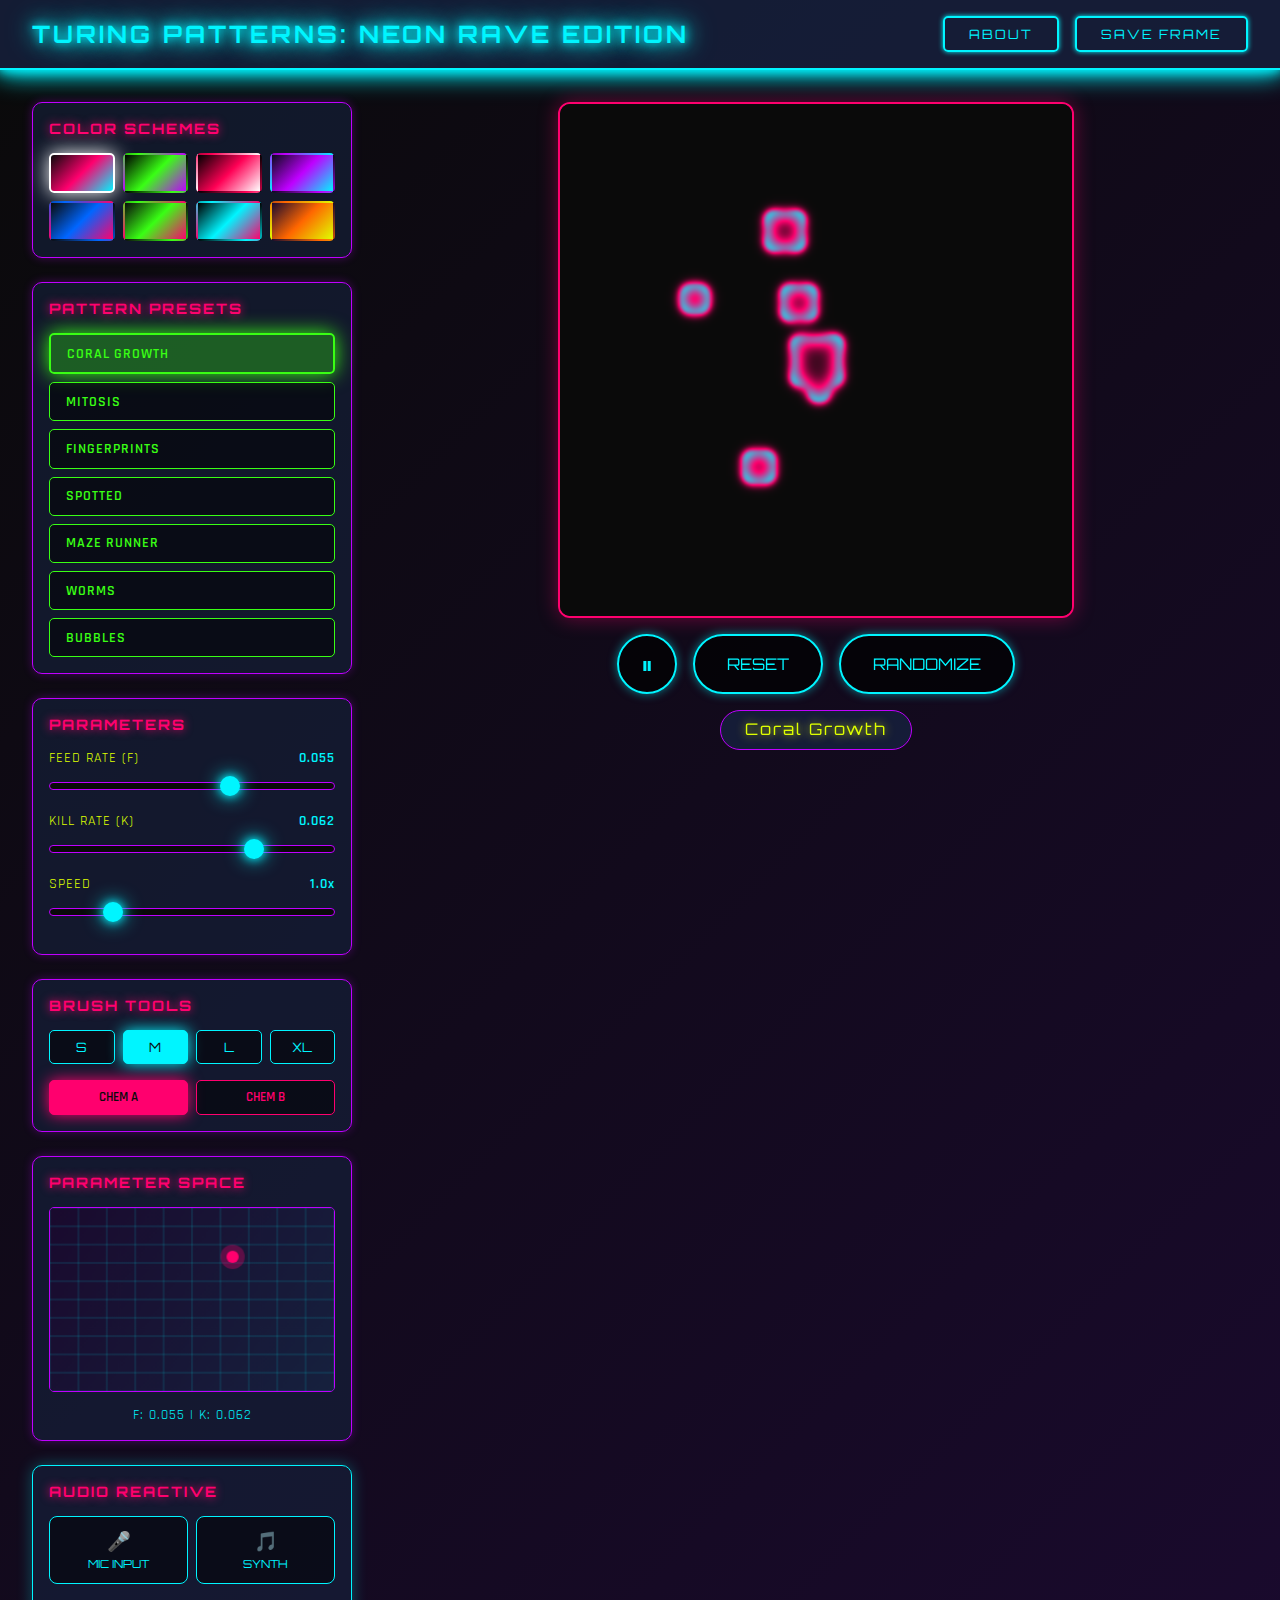
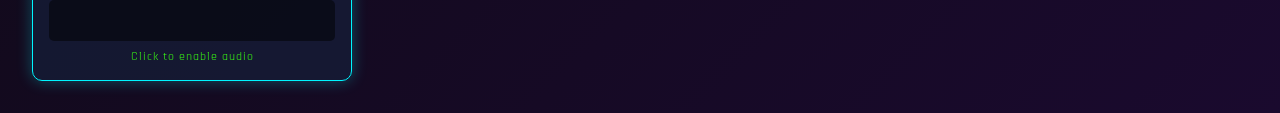
<file: index.html>
<!DOCTYPE html>
<html lang="en">
<head>
    <meta charset="UTF-8">
    <meta name="viewport" content="width=device-width, initial-scale=1.0">
    <title>Turing Patterns: Neon Rave Edition</title>
    <link href="https://fonts.googleapis.com/css2?family=Orbitron:wght@400;700&family=Rajdhani:wght@400;500;600&display=swap" rel="stylesheet">
    <link rel="stylesheet" href="styles.css">
</head>
<body>
    <header>
        <h1>TURING PATTERNS: NEON RAVE EDITION</h1>
        <div class="header-buttons">
            <button id="aboutBtn" class="neon-btn">ABOUT</button>
            <button id="saveBtn" class="neon-btn">SAVE FRAME</button>
        </div>
    </header>

    <main>
        <aside class="controls-panel">
            <section class="control-group">
                <h2>COLOR SCHEMES</h2>
                <div class="color-swatches" id="colorSwatches"></div>
            </section>

            <section class="control-group">
                <h2>PATTERN PRESETS</h2>
                <div class="preset-buttons" id="presetButtons"></div>
            </section>

            <section class="control-group">
                <h2>PARAMETERS</h2>
                <div class="slider-container">
                    <label>
                        <span>FEED RATE (F)</span>
                        <span class="value" id="feedValue">0.055</span>
                    </label>
                    <input type="range" id="feedSlider" min="0.01" max="0.08" step="0.001" value="0.055">
                </div>
                <div class="slider-container">
                    <label>
                        <span>KILL RATE (K)</span>
                        <span class="value" id="killValue">0.062</span>
                    </label>
                    <input type="range" id="killSlider" min="0.04" max="0.07" step="0.001" value="0.062">
                </div>
                <div class="slider-container">
                    <label>
                        <span>SPEED</span>
                        <span class="value" id="speedValue">1.0x</span>
                    </label>
                    <input type="range" id="speedSlider" min="0.5" max="3" step="0.5" value="1">
                </div>
            </section>

            <section class="control-group">
                <h2>BRUSH TOOLS</h2>
                <div class="brush-sizes" id="brushSizes">
                    <button class="size-btn" data-size="5">S</button>
                    <button class="size-btn active" data-size="15">M</button>
                    <button class="size-btn" data-size="30">L</button>
                    <button class="size-btn" data-size="60">XL</button>
                </div>
                <div class="chemical-toggle">
                    <button class="chem-btn active" data-chem="A">CHEM A</button>
                    <button class="chem-btn" data-chem="B">CHEM B</button>
                </div>
            </section>

            <section class="control-group">
                <h2>PARAMETER SPACE</h2>
                <canvas id="parameterMap" width="280" height="180"></canvas>
                <div class="map-coords" id="mapCoords">F: 0.055 | K: 0.062</div>
            </section>

            <section class="control-group audio-section">
                <h2>AUDIO REACTIVE</h2>
                <div class="audio-controls">
                    <button id="micBtn" class="audio-btn">
                        <span class="mic-icon">🎤</span> MIC INPUT
                    </button>
                    <button id="musicBtn" class="audio-btn">
                        <span class="music-icon">🎵</span> SYNTH
                    </button>
                </div>
                <div class="audio-visualizer" id="audioVisualizer">
                    <canvas id="audioCanvas" width="280" height="40"></canvas>
                </div>
                <div class="audio-status" id="audioStatus">Click to enable audio</div>
            </section>
        </aside>

        <div class="canvas-container">
            <canvas id="simulationCanvas" width="512" height="512"></canvas>
            <div class="canvas-controls">
                <button id="playPauseBtn" class="control-btn playing">
                    <span class="play-icon">&#9654;</span>
                    <span class="pause-icon">&#9208;</span>
                </button>
                <button id="resetBtn" class="control-btn">RESET</button>
                <button id="randomizeBtn" class="control-btn">RANDOMIZE</button>
            </div>
            <div class="pattern-info" id="patternInfo">
                <span class="pattern-name">Coral Growth</span>
            </div>
        </div>
    </main>

    <div id="aboutModal" class="modal">
        <div class="modal-content">
            <span class="close-btn">&times;</span>
            <h2>ABOUT TURING PATTERNS</h2>
            <p>What you're seeing is chemistry painting itself.</p>
            <p>These patterns are nature's visualizer - the same mathematics that create animal markings, coral formations, and chemical oscillations.</p>
            <p>Discovered by Alan Turing in 1952, these reaction-diffusion patterns emerge from the interplay of two chemicals that activate and inhibit each other while diffusing at different rates.</p>
            <p class="rave-text">Now, turn up the bass and watch the universe dance.</p>
        </div>
    </div>

    <script src="simulation.js"></script>
</body>
</html>
</file>
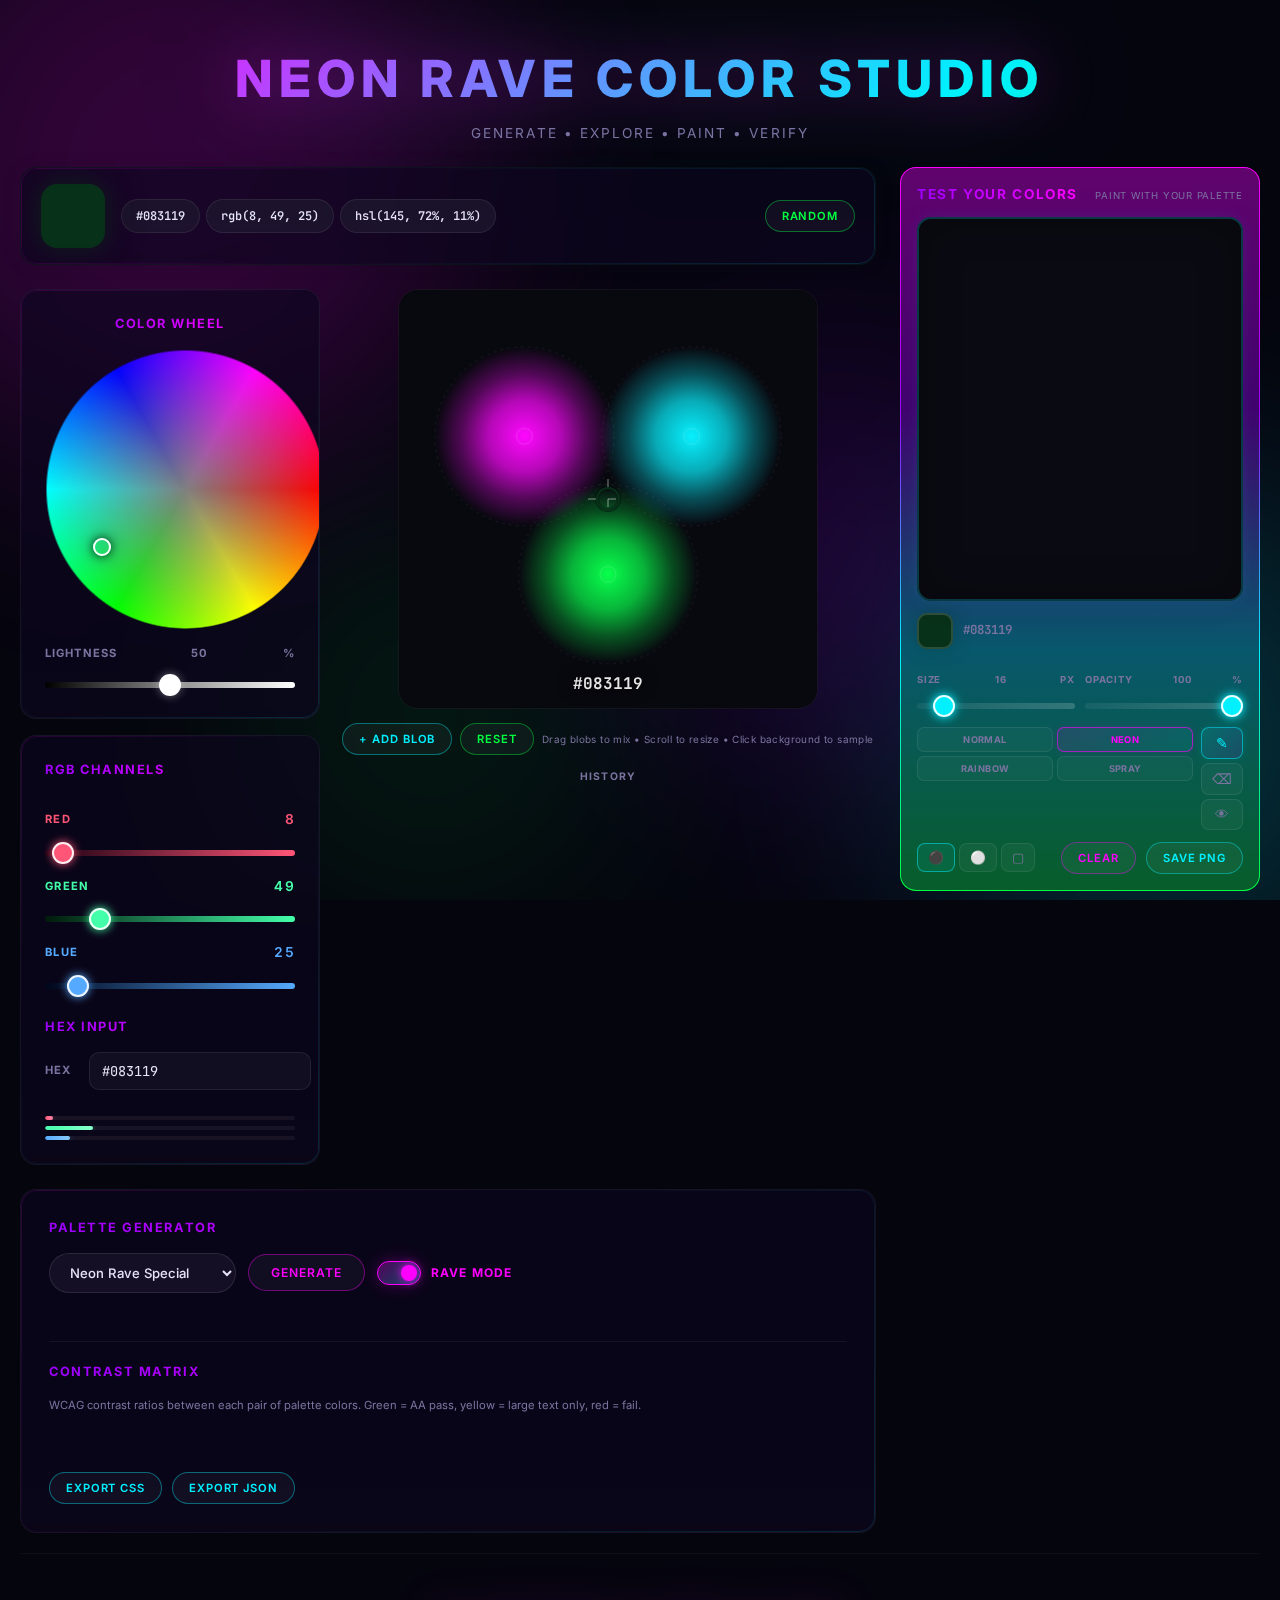
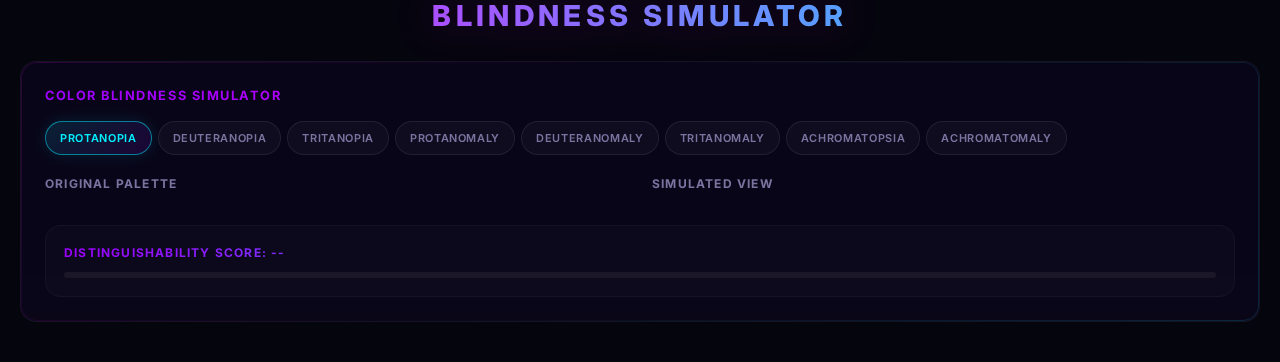
<file: color/index.html>
<!DOCTYPE html>
<html lang="en">
<head>
  <meta charset="UTF-8">
  <meta name="viewport" content="width=device-width, initial-scale=1.0">
  <title>Neon Rave RGB Color Studio</title>
  <link rel="preconnect" href="https://fonts.googleapis.com">
  <link rel="preconnect" href="https://fonts.gstatic.com" crossorigin>
  <link href="https://fonts.googleapis.com/css2?family=Inter:wght@400;500;600;700;800&family=JetBrains+Mono:wght@500;600&display=swap" rel="stylesheet">
  <link rel="stylesheet" href="style.css">
</head>
<body>

  <!-- Ambient floating orbs -->
  <div class="bg-ambient">
    <div class="bg-orb"></div>
    <div class="bg-orb"></div>
    <div class="bg-orb"></div>
    <div class="bg-orb"></div>
  </div>

  <!-- Mouse trail canvas -->
  <canvas id="trailCanvas"></canvas>

  <!-- Particle burst canvas -->
  <canvas id="particleCanvas"></canvas>

  <!-- Toast -->
  <div class="toast" id="toast"></div>

  <div class="app-wrapper">

    <!-- Header -->
    <header class="header">
      <h1>Neon Rave Color Studio</h1>
      <p>Generate &bull; Explore &bull; Paint &bull; Verify</p>
    </header>

    <!-- ══════════════════════════════════════════
         STUDIO: Color Generator (main) + Paint (companion)
         ══════════════════════════════════════════ -->
    <div class="studio-layout">

      <!-- ── Main Column: Color Generator ── -->
      <div class="studio-main">

        <!-- Live Color + Controls Row -->
        <div class="hero-color-row">
          <div class="live-color-preview card">
            <div class="live-swatch" id="live-swatch"></div>
            <div class="live-color-info">
              <span class="color-value-badge" id="val-hex" title="Click to copy">#FF00FF</span>
              <span class="color-value-badge" id="val-rgb" title="Click to copy">rgb(255, 0, 255)</span>
              <span class="color-value-badge" id="val-hsl" title="Click to copy">hsl(300, 100%, 50%)</span>
            </div>
            <button class="btn btn-sm" id="btn-random">Random</button>
          </div>
        </div>

        <!-- Color Explorer: Wheel + Blend + Sliders -->
        <div class="explorer-grid">
          <div class="explorer-left">
            <div class="card wheel-card">
              <h2>Color Wheel</h2>
              <div class="wheel-wrapper">
                <canvas id="colorWheel" width="280" height="280"></canvas>
                <div class="wheel-cursor" id="wheelCursor"></div>
              </div>
              <div class="lightness-slider">
                <label>Lightness <span id="lightness-val">50</span>%</label>
                <input type="range" id="slider-lightness" min="5" max="95" value="50" class="slider-lightness-track">
              </div>
            </div>
            <div class="card sliders-panel">
              <h2>RGB Channels</h2>
              <div class="slider-group red">
                <label>Red <span class="slider-val" id="val-r">255</span></label>
                <input type="range" id="slider-r" min="0" max="255" value="255">
              </div>
              <div class="slider-group green">
                <label>Green <span class="slider-val" id="val-g">0</span></label>
                <input type="range" id="slider-g" min="0" max="255" value="0">
              </div>
              <div class="slider-group blue">
                <label>Blue <span class="slider-val" id="val-b">255</span></label>
                <input type="range" id="slider-b" min="0" max="255" value="255">
              </div>
              <div style="margin-top: 8px;">
                <h2>Hex Input</h2>
                <div class="input-group">
                  <label>HEX</label>
                  <input type="text" id="hex-input" value="#FF00FF" maxlength="7">
                </div>
              </div>
              <div class="channel-bars">
                <div class="channel-bar"><div class="channel-bar-fill red-fill" id="bar-r" style="width:100%"></div></div>
                <div class="channel-bar"><div class="channel-bar-fill green-fill" id="bar-g" style="width:0%"></div></div>
                <div class="channel-bar"><div class="channel-bar-fill blue-fill" id="bar-b" style="width:100%"></div></div>
              </div>
            </div>
          </div>

          <div class="explorer-center">
            <div class="blend-container">
              <canvas id="blendCanvas" width="420" height="420"></canvas>
              <div class="blend-crosshair" id="blendCrosshair"></div>
              <div class="blend-sampled-hex" id="blend-sampled-hex">#FF00FF</div>
            </div>
            <div class="blend-controls">
              <button class="btn btn-sm btn-blue" id="btn-add-blob">+ Add Blob</button>
              <button class="btn btn-sm" id="btn-reset-blobs">Reset</button>
              <span class="blend-hint">Drag blobs to mix &bull; Scroll to resize &bull; Click background to sample</span>
            </div>
            <div class="color-history">
              <div class="history-label">History</div>
              <div class="history-strip" id="history-strip"></div>
            </div>
          </div>
        </div>

        <!-- Palette Generator -->
        <div class="card palette-card-wrapper">
          <h2>Palette Generator</h2>
          <div class="palette-controls">
            <select id="harmony-select">
              <option value="complementary">Complementary</option>
              <option value="analogous">Analogous</option>
              <option value="triadic">Triadic</option>
              <option value="tetradic">Tetradic</option>
              <option value="split-complementary">Split-Complementary</option>
              <option value="monochromatic">Monochromatic</option>
              <option value="neon-rave" selected>Neon Rave Special</option>
            </select>
            <button class="btn btn-pink" id="btn-generate">Generate</button>
            <label class="rave-toggle">
              <input type="checkbox" id="rave-mode" checked>
              Rave Mode
            </label>
          </div>
          <div class="palette-grid" id="palette-grid"></div>
          <div class="contrast-matrix-section" id="contrast-matrix-section">
            <h2>Contrast Matrix</h2>
            <p class="contrast-matrix-desc">WCAG contrast ratios between each pair of palette colors. Green = AA pass, yellow = large text only, red = fail.</p>
            <div class="contrast-matrix" id="contrast-matrix"></div>
          </div>
          <div class="btn-row" style="margin-top: 20px;">
            <button class="btn btn-blue btn-sm" id="btn-export-css">Export CSS</button>
            <button class="btn btn-blue btn-sm" id="btn-export-json">Export JSON</button>
          </div>
          <div class="export-panel" id="export-panel" style="display:none;">
            <h3>Exported Palette</h3>
            <pre class="export-code" id="export-output"></pre>
          </div>
        </div>

      </div><!-- /.studio-main -->

      <!-- ── Companion: Paint Canvas ── -->
      <div class="studio-paint">
        <div class="paint-companion card">
          <div class="paint-companion-header">
            <h2>Test Your Colors</h2>
            <span class="paint-hint">Paint with your palette</span>
          </div>

          <!-- Paint Canvas -->
          <div class="paint-canvas-wrapper">
            <canvas id="paintCanvas"></canvas>
            <canvas id="paintGlowCanvas"></canvas>
            <div class="paint-cursor" id="paintCursor">
              <div class="cursor-ring cursor-ring-1"></div>
              <div class="cursor-ring cursor-ring-2"></div>
              <div class="cursor-dot"></div>
            </div>
          </div>

          <!-- Active Color -->
          <div class="paint-active-row">
            <div class="paint-active-color" id="paint-active-swatch"></div>
            <div class="paint-active-hex" id="paint-active-hex">#FF00FF</div>
          </div>

          <!-- Palette Strip -->
          <div class="paint-palette-strip" id="paint-palette-strip"></div>

          <!-- Brush Controls -->
          <div class="paint-controls-grid">
            <div class="paint-tool-group">
              <label>Size <span id="brush-size-val">16</span>px</label>
              <input type="range" id="brush-size" min="2" max="120" value="16" class="paint-slider">
            </div>
            <div class="paint-tool-group">
              <label>Opacity <span id="brush-opacity-val">100</span>%</label>
              <input type="range" id="brush-opacity" min="5" max="100" value="100" class="paint-slider">
            </div>
          </div>

          <!-- Mode + Tools Row -->
          <div class="paint-modes-row">
            <div class="paint-brush-modes">
              <button class="paint-mode-btn" data-mode="normal" title="Normal">Normal</button>
              <button class="paint-mode-btn active" data-mode="neon" title="Neon Glow">Neon</button>
              <button class="paint-mode-btn" data-mode="rainbow" title="Rainbow Cycle">Rainbow</button>
              <button class="paint-mode-btn" data-mode="spray" title="Neon Spray">Spray</button>
            </div>
            <div class="paint-tools">
              <button class="paint-tool-btn active" data-tool="brush" title="Brush">&#9998;</button>
              <button class="paint-tool-btn" data-tool="eraser" title="Eraser">&#9003;</button>
              <button class="paint-tool-btn" data-tool="eyedropper" title="Eyedropper">&#128065;</button>
            </div>
          </div>

          <!-- Bottom Actions -->
          <div class="paint-actions">
            <div class="paint-bg-options">
              <button class="paint-bg-btn active" data-bg="dark" title="Dark">&#9899;</button>
              <button class="paint-bg-btn" data-bg="light" title="Light">&#9898;</button>
              <button class="paint-bg-btn" data-bg="transparent" title="Transparent">&#9634;</button>
            </div>
            <div class="btn-row">
              <button class="btn btn-sm btn-pink" id="btn-clear-paint">Clear</button>
              <button class="btn btn-sm btn-blue" id="btn-save-paint">Save PNG</button>
            </div>
          </div>
        </div>
      </div><!-- /.studio-paint -->

    </div><!-- /.studio-layout -->

    <!-- ══════════════════════════════════════════
         Color Blindness Simulator (full width below)
         ══════════════════════════════════════════ -->
    <section class="section" id="simulator">
      <div class="section-title">Blindness Simulator</div>
      <div class="card">
        <h2>Color Blindness Simulator</h2>
        <div class="sim-controls">
          <button class="sim-btn active" data-type="protanopia">Protanopia</button>
          <button class="sim-btn" data-type="deuteranopia">Deuteranopia</button>
          <button class="sim-btn" data-type="tritanopia">Tritanopia</button>
          <button class="sim-btn" data-type="protanomaly">Protanomaly</button>
          <button class="sim-btn" data-type="deuteranomaly">Deuteranomaly</button>
          <button class="sim-btn" data-type="tritanomaly">Tritanomaly</button>
          <button class="sim-btn" data-type="achromatopsia">Achromatopsia</button>
          <button class="sim-btn" data-type="achromatomaly">Achromatomaly</button>
        </div>
        <div class="sim-comparison">
          <div class="sim-panel">
            <h3>Original Palette</h3>
            <div class="sim-swatches" id="sim-original"></div>
          </div>
          <div class="sim-panel">
            <h3>Simulated View</h3>
            <div class="sim-swatches" id="sim-simulated"></div>
          </div>
        </div>
        <div class="sim-score">
          <h3>Distinguishability Score: <span id="sim-score-val">--</span></h3>
          <div class="score-bar">
            <div class="score-bar-fill" id="score-fill" style="width: 0%"></div>
          </div>
        </div>
      </div>
    </section>

  </div><!-- /.app-wrapper -->

  <script src="app.js"></script>
</body>
</html>
</file>
<file: styles.css>
/* ===== CSS Variables ===== */
:root {
    --bg-primary: #0a0a0a;
    --bg-secondary: #1a0a2e;
    --surface: #16213e;

    --neon-cyan: #00f5ff;
    --neon-pink: #ff006e;
    --neon-green: #39ff14;
    --neon-yellow: #dfff00;
    --neon-purple: #bf00ff;
    --neon-red: #ff0055;

    --text-primary: #ffffff;
    --text-secondary: #00f5ff;

    --glow-cyan: 0 0 10px #00f5ff, 0 0 20px #00f5ff, 0 0 30px #00f5ff;
    --glow-pink: 0 0 10px #ff006e, 0 0 20px #ff006e, 0 0 30px #ff006e;
}

/* ===== Reset & Base ===== */
* {
    margin: 0;
    padding: 0;
    box-sizing: border-box;
}

body {
    font-family: 'Rajdhani', sans-serif;
    background: linear-gradient(135deg, var(--bg-primary) 0%, var(--bg-secondary) 100%);
    color: var(--text-primary);
    min-height: 100vh;
    overflow-x: hidden;
}

/* ===== Header ===== */
header {
    display: flex;
    justify-content: space-between;
    align-items: center;
    padding: 1rem 2rem;
    background: rgba(22, 33, 62, 0.8);
    border-bottom: 2px solid var(--neon-cyan);
    box-shadow: var(--glow-cyan);
}

header h1 {
    font-family: 'Orbitron', sans-serif;
    font-size: 1.5rem;
    color: var(--neon-cyan);
    text-shadow: var(--glow-cyan);
    letter-spacing: 3px;
}

.header-buttons {
    display: flex;
    gap: 1rem;
}

/* ===== Neon Buttons ===== */
.neon-btn {
    font-family: 'Orbitron', sans-serif;
    font-size: 0.8rem;
    padding: 0.5rem 1.5rem;
    background: transparent;
    color: var(--neon-cyan);
    border: 2px solid var(--neon-cyan);
    border-radius: 5px;
    cursor: pointer;
    text-transform: uppercase;
    letter-spacing: 2px;
    transition: all 0.3s ease;
    box-shadow: 0 0 5px var(--neon-cyan);
}

.neon-btn:hover {
    background: var(--neon-cyan);
    color: var(--bg-primary);
    box-shadow: var(--glow-cyan);
    transform: translateY(-2px);
}

/* ===== Main Layout ===== */
main {
    display: flex;
    gap: 2rem;
    padding: 2rem;
    max-width: 1400px;
    margin: 0 auto;
}

/* ===== Controls Panel ===== */
.controls-panel {
    width: 320px;
    display: flex;
    flex-direction: column;
    gap: 1.5rem;
}

.control-group {
    background: rgba(22, 33, 62, 0.6);
    border: 1px solid var(--neon-purple);
    border-radius: 10px;
    padding: 1rem;
    box-shadow: 0 0 10px rgba(191, 0, 255, 0.3);
}

.control-group h2 {
    font-family: 'Orbitron', sans-serif;
    font-size: 0.9rem;
    color: var(--neon-pink);
    margin-bottom: 1rem;
    letter-spacing: 2px;
    text-shadow: 0 0 10px var(--neon-pink);
}

/* ===== Color Swatches ===== */
.color-swatches {
    display: grid;
    grid-template-columns: repeat(4, 1fr);
    gap: 0.5rem;
}

.color-swatch {
    height: 40px;
    border-radius: 5px;
    cursor: pointer;
    border: 2px solid transparent;
    transition: all 0.3s ease;
}

.color-swatch:hover {
    transform: scale(1.1);
    box-shadow: 0 0 15px currentColor;
}

.color-swatch.active {
    border-color: white;
    box-shadow: 0 0 20px currentColor;
}

/* ===== Preset Buttons ===== */
.preset-buttons {
    display: flex;
    flex-direction: column;
    gap: 0.5rem;
}

.preset-btn {
    font-family: 'Rajdhani', sans-serif;
    font-size: 0.9rem;
    font-weight: 600;
    padding: 0.6rem 1rem;
    background: rgba(0, 0, 0, 0.5);
    color: var(--neon-green);
    border: 1px solid var(--neon-green);
    border-radius: 5px;
    cursor: pointer;
    text-transform: uppercase;
    letter-spacing: 1px;
    transition: all 0.3s ease;
    text-align: left;
}

.preset-btn:hover {
    background: rgba(57, 255, 20, 0.2);
    box-shadow: 0 0 15px var(--neon-green);
    transform: translateX(5px);
}

.preset-btn.active {
    background: rgba(57, 255, 20, 0.3);
    border-width: 2px;
    box-shadow: 0 0 20px var(--neon-green);
}

/* ===== Sliders ===== */
.slider-container {
    margin-bottom: 1rem;
}

.slider-container label {
    display: flex;
    justify-content: space-between;
    margin-bottom: 0.5rem;
    font-size: 0.85rem;
    letter-spacing: 1px;
    color: var(--neon-yellow);
}

.slider-container .value {
    color: var(--neon-cyan);
    font-weight: 600;
}

input[type="range"] {
    width: 100%;
    height: 8px;
    background: var(--bg-primary);
    border-radius: 5px;
    outline: none;
    -webkit-appearance: none;
    border: 1px solid var(--neon-purple);
}

input[type="range"]::-webkit-slider-thumb {
    -webkit-appearance: none;
    width: 20px;
    height: 20px;
    background: var(--neon-cyan);
    border-radius: 50%;
    cursor: pointer;
    box-shadow: 0 0 10px var(--neon-cyan), 0 0 20px var(--neon-cyan);
    transition: all 0.2s ease;
}

input[type="range"]::-webkit-slider-thumb:hover {
    transform: scale(1.2);
    box-shadow: 0 0 15px var(--neon-cyan), 0 0 30px var(--neon-cyan);
}

/* ===== Brush Tools ===== */
.brush-sizes {
    display: flex;
    gap: 0.5rem;
    margin-bottom: 1rem;
}

.size-btn {
    flex: 1;
    padding: 0.5rem;
    background: rgba(0, 0, 0, 0.5);
    color: var(--neon-cyan);
    border: 1px solid var(--neon-cyan);
    border-radius: 5px;
    cursor: pointer;
    font-family: 'Orbitron', sans-serif;
    font-size: 0.8rem;
    transition: all 0.3s ease;
}

.size-btn:hover {
    background: rgba(0, 245, 255, 0.2);
}

.size-btn.active {
    background: var(--neon-cyan);
    color: var(--bg-primary);
    box-shadow: 0 0 15px var(--neon-cyan);
}

.chemical-toggle {
    display: flex;
    gap: 0.5rem;
}

.chem-btn {
    flex: 1;
    padding: 0.5rem;
    background: rgba(0, 0, 0, 0.5);
    color: var(--neon-pink);
    border: 1px solid var(--neon-pink);
    border-radius: 5px;
    cursor: pointer;
    font-family: 'Rajdhani', sans-serif;
    font-weight: 600;
    transition: all 0.3s ease;
}

.chem-btn:hover {
    background: rgba(255, 0, 110, 0.2);
}

.chem-btn.active {
    background: var(--neon-pink);
    color: var(--bg-primary);
    box-shadow: 0 0 15px var(--neon-pink);
}

/* ===== Parameter Map ===== */
#parameterMap {
    width: 100%;
    border-radius: 5px;
    border: 1px solid var(--neon-purple);
    cursor: crosshair;
}

.map-coords {
    text-align: center;
    margin-top: 0.5rem;
    font-size: 0.85rem;
    color: var(--neon-cyan);
    letter-spacing: 1px;
}

/* ===== Canvas Container ===== */
.canvas-container {
    flex: 1;
    display: flex;
    flex-direction: column;
    align-items: center;
    gap: 1rem;
}

#simulationCanvas {
    border: 2px solid var(--neon-pink);
    border-radius: 12px;
    box-shadow: 0 0 20px rgba(255, 0, 110, 0.4);
    cursor: crosshair;
    max-width: 100%;
    height: auto;
}

.canvas-controls {
    display: flex;
    gap: 1rem;
}

.control-btn {
    font-family: 'Orbitron', sans-serif;
    font-size: 1rem;
    padding: 0.8rem 2rem;
    background: rgba(0, 0, 0, 0.7);
    color: var(--neon-cyan);
    border: 2px solid var(--neon-cyan);
    border-radius: 50px;
    cursor: pointer;
    transition: all 0.3s ease;
    box-shadow: 0 0 10px rgba(0, 245, 255, 0.5);
}

.control-btn:hover {
    background: rgba(0, 245, 255, 0.2);
    box-shadow: var(--glow-cyan);
    transform: scale(1.05);
}

#playPauseBtn {
    width: 60px;
    height: 60px;
    border-radius: 50%;
    padding: 0;
    font-size: 1.5rem;
    display: flex;
    align-items: center;
    justify-content: center;
}

#playPauseBtn .pause-icon {
    display: none;
}

#playPauseBtn.playing .play-icon {
    display: none;
}

#playPauseBtn.playing .pause-icon {
    display: block;
}

#playPauseBtn.playing {
    animation: pulse 1s infinite;
}

@keyframes pulse {
    0%, 100% { box-shadow: 0 0 10px var(--neon-cyan); }
    50% { box-shadow: 0 0 30px var(--neon-cyan), 0 0 50px var(--neon-cyan); }
}

.pattern-info {
    background: rgba(22, 33, 62, 0.8);
    padding: 0.5rem 1.5rem;
    border-radius: 20px;
    border: 1px solid var(--neon-purple);
}

.pattern-name {
    font-family: 'Orbitron', sans-serif;
    color: var(--neon-yellow);
    text-shadow: 0 0 10px var(--neon-yellow);
    letter-spacing: 2px;
}

/* ===== Modal ===== */
.modal {
    display: none;
    position: fixed;
    top: 0;
    left: 0;
    width: 100%;
    height: 100%;
    background: rgba(0, 0, 0, 0.9);
    z-index: 2000;
    justify-content: center;
    align-items: center;
}

.modal.active {
    display: flex;
}

.modal-content {
    background: linear-gradient(135deg, var(--surface) 0%, var(--bg-secondary) 100%);
    padding: 2rem;
    border-radius: 15px;
    max-width: 500px;
    border: 2px solid var(--neon-cyan);
    box-shadow: var(--glow-cyan);
    position: relative;
}

.modal-content h2 {
    font-family: 'Orbitron', sans-serif;
    color: var(--neon-cyan);
    margin-bottom: 1.5rem;
    text-shadow: var(--glow-cyan);
}

.modal-content p {
    margin-bottom: 1rem;
    line-height: 1.6;
    color: rgba(255, 255, 255, 0.9);
}

.modal-content .rave-text {
    color: var(--neon-pink);
    font-weight: 600;
    text-shadow: 0 0 10px var(--neon-pink);
    font-style: italic;
}

.close-btn {
    position: absolute;
    top: 1rem;
    right: 1rem;
    font-size: 1.5rem;
    color: var(--neon-pink);
    cursor: pointer;
    transition: all 0.3s ease;
}

.close-btn:hover {
    text-shadow: var(--glow-pink);
    transform: scale(1.2);
}

/* ===== Audio Section ===== */
.audio-section {
    border-color: var(--neon-cyan);
    box-shadow: 0 0 15px rgba(0, 245, 255, 0.3);
}

.audio-controls {
    display: flex;
    gap: 0.5rem;
    margin-bottom: 1rem;
}

.audio-btn {
    flex: 1;
    padding: 0.75rem 0.5rem;
    background: rgba(0, 0, 0, 0.5);
    color: var(--neon-cyan);
    border: 1px solid var(--neon-cyan);
    border-radius: 8px;
    cursor: pointer;
    font-family: 'Orbitron', sans-serif;
    font-size: 0.7rem;
    transition: all 0.3s ease;
    display: flex;
    flex-direction: column;
    align-items: center;
    gap: 0.25rem;
}

.audio-btn:hover {
    background: rgba(0, 245, 255, 0.2);
    box-shadow: 0 0 15px var(--neon-cyan);
}

.audio-btn.active {
    background: var(--neon-cyan);
    color: var(--bg-primary);
    animation: audioPulse 0.5s ease infinite alternate;
}

@keyframes audioPulse {
    from { box-shadow: 0 0 10px var(--neon-cyan); }
    to { box-shadow: 0 0 25px var(--neon-cyan), 0 0 40px var(--neon-cyan); }
}

.mic-icon, .music-icon {
    font-size: 1.2rem;
}

.audio-visualizer {
    background: rgba(0, 0, 0, 0.5);
    border-radius: 5px;
    overflow: hidden;
    margin-bottom: 0.5rem;
}

#audioCanvas {
    width: 100%;
    display: block;
}

.audio-status {
    font-size: 0.75rem;
    color: var(--neon-green);
    text-align: center;
    letter-spacing: 1px;
}

/* ===== Responsive ===== */
@media (max-width: 900px) {
    main {
        flex-direction: column;
    }

    .controls-panel {
        width: 100%;
        order: 2;
    }

    .canvas-container {
        order: 1;
    }

    header h1 {
        font-size: 1rem;
    }

    .color-swatches {
        grid-template-columns: repeat(8, 1fr);
    }

    .preset-buttons {
        flex-direction: row;
        flex-wrap: wrap;
    }

    .preset-btn {
        flex: 1 1 calc(50% - 0.5rem);
    }
}

@media (max-width: 500px) {
    header {
        flex-direction: column;
        gap: 1rem;
        text-align: center;
    }

    .color-swatches {
        grid-template-columns: repeat(4, 1fr);
    }

    .preset-btn {
        flex: 1 1 100%;
    }
}
</file>
<file: color/style.css>
/* ============================================
   Neon Rave RGB Color Studio - Styles v4
   ============================================ */

*, *::before, *::after {
  box-sizing: border-box;
  margin: 0;
  padding: 0;
}

:root {
  --neon-blue: #00F0FF;
  --neon-pink: #FF00FF;
  --neon-green: #00FF41;
  --neon-violet: #9D00FF;
  --neon-yellow: #F0FF00;
  --neon-orange: #FF6B00;
  --bg-deep: #05050E;
  --bg-card: rgba(12, 6, 30, 0.65);
  --text-primary: #E8E4F8;
  --text-muted: #7B74A0;
  --radius: 16px;
  --radius-sm: 10px;
  --transition: 0.35s cubic-bezier(0.4, 0, 0.2, 1);
}

html { scroll-behavior: smooth; }

body {
  font-family: 'Inter', system-ui, -apple-system, sans-serif;
  background: var(--bg-deep);
  color: var(--text-primary);
  min-height: 100vh;
  overflow-x: hidden;
  line-height: 1.5;
}

/* ─── Ambient background ─── */
.bg-ambient {
  position: fixed;
  inset: 0;
  z-index: 0;
  pointer-events: none;
  overflow: hidden;
}

.bg-orb {
  position: absolute;
  border-radius: 50%;
  filter: blur(120px);
  opacity: 0.18;
  animation: orbFloat 12s ease-in-out infinite alternate;
}

.bg-orb:nth-child(1) { width: 600px; height: 600px; background: var(--neon-pink); top: -15%; left: -10%; animation-duration: 14s; }
.bg-orb:nth-child(2) { width: 500px; height: 500px; background: var(--neon-blue); bottom: -10%; right: -10%; animation-duration: 18s; animation-delay: -4s; }
.bg-orb:nth-child(3) { width: 400px; height: 400px; background: var(--neon-violet); top: 40%; left: 50%; animation-duration: 16s; animation-delay: -8s; }
.bg-orb:nth-child(4) { width: 350px; height: 350px; background: var(--neon-green); top: 60%; left: 20%; opacity: 0.1; animation-duration: 20s; animation-delay: -2s; }

@keyframes orbFloat {
  0%   { transform: translate(0, 0) scale(1); }
  33%  { transform: translate(40px, -30px) scale(1.1); }
  66%  { transform: translate(-20px, 20px) scale(0.95); }
  100% { transform: translate(30px, -10px) scale(1.05); }
}

.app-wrapper { position: relative; z-index: 1; max-width: 1500px; margin: 0 auto; padding: 0 20px; }

/* ─── Header ─── */
.header { text-align: center; padding: 40px 20px 24px; }

.header h1 {
  font-size: clamp(2rem, 5vw, 3.2rem);
  font-weight: 800;
  text-transform: uppercase;
  letter-spacing: 0.12em;
  background: linear-gradient(135deg, var(--neon-pink), var(--neon-blue), var(--neon-green), var(--neon-yellow), var(--neon-pink));
  background-size: 300% 300%;
  -webkit-background-clip: text;
  -webkit-text-fill-color: transparent;
  background-clip: text;
  animation: rainbowShift 6s ease-in-out infinite;
  filter: drop-shadow(0 0 30px rgba(255, 0, 255, 0.35)) drop-shadow(0 0 60px rgba(0, 240, 255, 0.2));
}

@keyframes rainbowShift {
  0%, 100% { background-position: 0% 50%; }
  50%      { background-position: 100% 50%; }
}

.header p {
  color: var(--text-muted);
  margin-top: 6px;
  font-size: 0.85rem;
  letter-spacing: 0.15em;
  text-transform: uppercase;
}

/* ─── Section titles ─── */
.section-title {
  font-size: clamp(1.2rem, 3vw, 1.8rem);
  font-weight: 800;
  text-transform: uppercase;
  letter-spacing: 0.15em;
  text-align: center;
  margin-bottom: 24px;
  background: linear-gradient(90deg, var(--neon-pink), var(--neon-blue), var(--neon-green));
  background-size: 200% 100%;
  -webkit-background-clip: text;
  -webkit-text-fill-color: transparent;
  background-clip: text;
  animation: rainbowShift 6s ease-in-out infinite;
  filter: drop-shadow(0 0 20px rgba(255,0,255,0.2));
}

.section {
  display: block;
  max-width: 1500px;
  margin: 0 auto;
  padding: 40px 0;
  border-top: 1px solid rgba(255,255,255,0.04);
}

/* ─── Cards ─── */
.card {
  background: var(--bg-card);
  border: 1px solid rgba(255, 255, 255, 0.06);
  border-radius: var(--radius);
  padding: 24px;
  backdrop-filter: blur(20px);
  transition: var(--transition);
  position: relative;
  overflow: hidden;
}

.card::before {
  content: '';
  position: absolute;
  inset: 0;
  border-radius: var(--radius);
  padding: 1px;
  background: linear-gradient(135deg, rgba(255,0,255,0.15), transparent 40%, rgba(0,240,255,0.15));
  -webkit-mask: linear-gradient(#fff 0 0) content-box, linear-gradient(#fff 0 0);
  -webkit-mask-composite: xor;
  mask-composite: exclude;
  pointer-events: none;
}

.card h2 {
  font-size: 0.8rem;
  font-weight: 700;
  text-transform: uppercase;
  letter-spacing: 0.12em;
  margin-bottom: 16px;
  background: linear-gradient(90deg, var(--neon-violet), var(--neon-pink));
  -webkit-background-clip: text;
  -webkit-text-fill-color: transparent;
  background-clip: text;
}

/* ════════════════════════════════════════════
   STUDIO LAYOUT: Main + Paint Companion
   ════════════════════════════════════════════ */

.studio-layout {
  display: grid;
  grid-template-columns: 1fr 360px;
  gap: 24px;
  align-items: start;
  margin-bottom: 20px;
}

.studio-main {
  display: flex;
  flex-direction: column;
  gap: 24px;
  min-width: 0;
}

.studio-paint {
  position: sticky;
  top: 20px;
}

/* ════════════════════════════════════════════
   HERO COLOR PREVIEW ROW
   ════════════════════════════════════════════ */

.hero-color-row {
  display: flex;
  gap: 16px;
}

.live-color-preview {
  display: flex;
  align-items: center;
  gap: 16px;
  width: 100%;
  padding: 16px 20px;
  transition: border-color 0.4s ease, box-shadow 0.4s ease;
}

.live-swatch {
  width: 64px;
  height: 64px;
  border-radius: 16px;
  border: 2px solid rgba(255, 255, 255, 0.15);
  flex-shrink: 0;
  transition: background-color 0.2s ease, box-shadow 0.4s ease, border-color 0.3s ease;
}

.live-color-info {
  display: flex;
  gap: 6px;
  flex-wrap: wrap;
  flex: 1;
}

.color-value-badge {
  background: rgba(255, 255, 255, 0.05);
  border: 1px solid rgba(255, 255, 255, 0.08);
  border-radius: 50px;
  padding: 7px 14px;
  font-size: 0.75rem;
  font-weight: 500;
  cursor: pointer;
  transition: var(--transition);
  user-select: all;
  backdrop-filter: blur(8px);
  font-family: 'JetBrains Mono', monospace;
}

.color-value-badge:hover {
  background: rgba(255, 255, 255, 0.1);
  border-color: rgba(0, 240, 255, 0.4);
  box-shadow: 0 0 20px rgba(0, 240, 255, 0.1);
  transform: translateY(-1px);
}

/* ════════════════════════════════════════════
   COLOR EXPLORER
   ════════════════════════════════════════════ */

.explorer-grid {
  display: grid;
  grid-template-columns: 300px 1fr;
  gap: 20px;
  align-items: start;
}

.explorer-left {
  display: flex;
  flex-direction: column;
  gap: 16px;
}

/* -- Color Wheel -- */
.wheel-card { text-align: center; }

.wheel-wrapper {
  position: relative;
  width: 280px;
  height: 280px;
  margin: 0 auto 16px;
  cursor: crosshair;
}

#colorWheel {
  border-radius: 50%;
  display: block;
}

.wheel-cursor {
  position: absolute;
  width: 18px;
  height: 18px;
  border: 2px solid #fff;
  border-radius: 50%;
  transform: translate(-50%, -50%);
  pointer-events: none;
  box-shadow: 0 0 8px rgba(0,0,0,0.6), 0 0 16px rgba(255,255,255,0.3);
  transition: box-shadow 0.2s ease;
  top: 50%;
  left: 50%;
}

.lightness-slider { margin-top: 8px; }

.lightness-slider label {
  display: flex;
  justify-content: space-between;
  font-size: 0.7rem;
  font-weight: 700;
  text-transform: uppercase;
  letter-spacing: 0.1em;
  color: var(--text-muted);
  margin-bottom: 8px;
}

.slider-lightness-track {
  -webkit-appearance: none;
  appearance: none;
  width: 100%;
  height: 8px;
  border-radius: 4px;
  background: linear-gradient(90deg, #000, #888, #fff);
  outline: none;
  cursor: pointer;
}

.slider-lightness-track::-webkit-slider-thumb {
  -webkit-appearance: none;
  width: 22px;
  height: 22px;
  border-radius: 50%;
  background: #fff;
  border: 2px solid rgba(255,255,255,0.8);
  box-shadow: 0 0 10px rgba(255,255,255,0.4);
  cursor: pointer;
}

/* -- Blend Canvas (center) -- */
.explorer-center {
  display: flex;
  flex-direction: column;
  align-items: center;
  gap: 14px;
}

.blend-container {
  position: relative;
  width: 100%;
  aspect-ratio: 1;
  max-width: 420px;
  border-radius: 20px;
  overflow: hidden;
  background: rgba(0, 0, 0, 0.4);
  border: 1px solid rgba(255, 255, 255, 0.06);
  cursor: crosshair;
}

#blendCanvas {
  display: block;
  width: 100%;
  height: 100%;
}

.blend-crosshair {
  position: absolute;
  width: 24px;
  height: 24px;
  border: 2px solid rgba(255, 255, 255, 0.85);
  border-radius: 50%;
  pointer-events: none;
  transform: translate(-50%, -50%);
  top: 50%;
  left: 50%;
  box-shadow: 0 0 0 1px rgba(0,0,0,0.4), inset 0 0 0 1px rgba(0,0,0,0.3), 0 0 12px rgba(255,255,255,0.2);
  transition: top 0.15s ease, left 0.15s ease;
  z-index: 2;
}

.blend-crosshair::before,
.blend-crosshair::after {
  content: '';
  position: absolute;
  background: rgba(255,255,255,0.5);
}

.blend-crosshair::before {
  width: 1px;
  height: 8px;
  top: -10px;
  left: 50%;
  transform: translateX(-50%);
  box-shadow: 0 20px 0 rgba(255,255,255,0.5);
}

.blend-crosshair::after {
  width: 8px;
  height: 1px;
  left: -10px;
  top: 50%;
  transform: translateY(-50%);
  box-shadow: 20px 0 0 rgba(255,255,255,0.5);
}

.blend-sampled-hex {
  position: absolute;
  bottom: 12px;
  left: 50%;
  transform: translateX(-50%);
  font-family: 'JetBrains Mono', monospace;
  font-size: 1rem;
  font-weight: 600;
  color: rgba(255,255,255,0.9);
  text-shadow: 0 0 16px rgba(0,0,0,0.9), 0 1px 4px rgba(0,0,0,0.6);
  pointer-events: none;
  z-index: 3;
}

.blend-controls {
  display: flex;
  gap: 8px;
  align-items: center;
  flex-wrap: wrap;
  justify-content: center;
}

.blend-hint {
  font-size: 0.62rem;
  color: var(--text-muted);
  letter-spacing: 0.04em;
}

/* -- Color History -- */
.color-history {
  width: 100%;
  max-width: 340px;
}

.history-label {
  font-size: 0.65rem;
  font-weight: 700;
  text-transform: uppercase;
  letter-spacing: 0.12em;
  color: var(--text-muted);
  margin-bottom: 8px;
  text-align: center;
}

.history-strip {
  display: flex;
  gap: 4px;
  justify-content: center;
  flex-wrap: wrap;
}

.history-dot {
  width: 28px;
  height: 28px;
  border-radius: 50%;
  border: 2px solid rgba(255,255,255,0.1);
  cursor: pointer;
  transition: var(--transition);
  flex-shrink: 0;
}

.history-dot:hover {
  transform: scale(1.25);
  border-color: rgba(255,255,255,0.5);
  box-shadow: 0 0 12px currentColor;
}

/* -- Sliders -- */
.sliders-panel {
  display: flex;
  flex-direction: column;
  gap: 14px;
}

.slider-group label {
  display: flex;
  justify-content: space-between;
  align-items: center;
  font-size: 0.7rem;
  font-weight: 700;
  text-transform: uppercase;
  letter-spacing: 0.12em;
  margin-bottom: 8px;
}

.slider-group.red label   { color: #FF5577; }
.slider-group.green label { color: #44FFAA; }
.slider-group.blue label  { color: #55AAFF; }

.slider-val {
  font-size: 0.85rem;
  font-weight: 600;
  font-variant-numeric: tabular-nums;
  min-width: 30px;
  text-align: right;
}

input[type="range"] {
  -webkit-appearance: none;
  appearance: none;
  width: 100%;
  height: 6px;
  border-radius: 3px;
  outline: none;
  cursor: pointer;
}

.slider-group.red input[type="range"]   { background: linear-gradient(90deg, #1a0011, #FF5577); }
.slider-group.green input[type="range"] { background: linear-gradient(90deg, #001a0b, #44FFAA); }
.slider-group.blue input[type="range"]  { background: linear-gradient(90deg, #00061a, #55AAFF); }

input[type="range"]::-webkit-slider-thumb {
  -webkit-appearance: none;
  width: 22px;
  height: 22px;
  border-radius: 50%;
  border: 2px solid rgba(255,255,255,0.9);
  cursor: pointer;
  transition: var(--transition);
}

.slider-group.red input[type="range"]::-webkit-slider-thumb { background: #FF5577; box-shadow: 0 0 10px #FF5577; }
.slider-group.green input[type="range"]::-webkit-slider-thumb { background: #44FFAA; box-shadow: 0 0 10px #44FFAA; }
.slider-group.blue input[type="range"]::-webkit-slider-thumb { background: #55AAFF; box-shadow: 0 0 10px #55AAFF; }

/* Channel bars */
.channel-bars {
  display: flex;
  flex-direction: column;
  gap: 6px;
  margin-top: 12px;
}

.channel-bar {
  height: 4px;
  background: rgba(255,255,255,0.06);
  border-radius: 2px;
  overflow: hidden;
}

.channel-bar-fill {
  height: 100%;
  border-radius: 2px;
  transition: width 0.3s ease;
}

.red-fill   { background: linear-gradient(90deg, #FF5577, #FF88AA); box-shadow: 0 0 6px rgba(255,85,119,0.4); }
.green-fill { background: linear-gradient(90deg, #44FFAA, #88FFCC); box-shadow: 0 0 6px rgba(68,255,170,0.4); }
.blue-fill  { background: linear-gradient(90deg, #55AAFF, #88CCFF); box-shadow: 0 0 6px rgba(85,170,255,0.4); }

/* Inputs */
.input-group {
  display: flex;
  gap: 10px;
  align-items: center;
}

.input-group label {
  font-size: 0.7rem;
  font-weight: 700;
  text-transform: uppercase;
  letter-spacing: 0.1em;
  min-width: 34px;
  color: var(--text-muted);
}

.input-group input[type="text"] {
  flex: 1;
  background: rgba(255, 255, 255, 0.04);
  border: 1px solid rgba(255, 255, 255, 0.08);
  border-radius: var(--radius-sm);
  color: var(--text-primary);
  padding: 9px 12px;
  font-family: 'JetBrains Mono', monospace;
  font-size: 0.85rem;
  outline: none;
  transition: var(--transition);
}

.input-group input[type="text"]:focus {
  border-color: rgba(0, 240, 255, 0.5);
  box-shadow: 0 0 20px rgba(0, 240, 255, 0.08);
}

/* ─── Buttons ─── */
.btn {
  position: relative;
  background: rgba(255, 255, 255, 0.04);
  border: 1px solid rgba(0, 255, 65, 0.4);
  color: var(--neon-green);
  padding: 10px 22px;
  font-family: inherit;
  font-size: 0.76rem;
  font-weight: 600;
  text-transform: uppercase;
  letter-spacing: 0.08em;
  cursor: pointer;
  border-radius: 50px;
  transition: var(--transition);
  overflow: hidden;
}

.btn::before {
  content: '';
  position: absolute;
  inset: 0;
  background: linear-gradient(135deg, transparent, rgba(0,255,65,0.08));
  opacity: 0;
  transition: var(--transition);
}

.btn:hover {
  transform: translateY(-2px);
  box-shadow: 0 4px 20px rgba(0, 255, 65, 0.2), 0 0 40px rgba(0, 255, 65, 0.1);
  border-color: rgba(0, 255, 65, 0.7);
}
.btn:hover::before { opacity: 1; }
.btn:active { transform: translateY(0); background: var(--neon-green); color: var(--bg-deep); }

.btn-pink { border-color: rgba(255, 0, 255, 0.4); color: var(--neon-pink); }
.btn-pink::before { background: linear-gradient(135deg, transparent, rgba(255,0,255,0.08)); }
.btn-pink:hover { box-shadow: 0 4px 20px rgba(255, 0, 255, 0.2); border-color: rgba(255, 0, 255, 0.7); }
.btn-pink:active { background: var(--neon-pink); color: var(--bg-deep); }

.btn-blue { border-color: rgba(0, 240, 255, 0.4); color: var(--neon-blue); }
.btn-blue::before { background: linear-gradient(135deg, transparent, rgba(0,240,255,0.08)); }
.btn-blue:hover { box-shadow: 0 4px 20px rgba(0, 240, 255, 0.2); border-color: rgba(0, 240, 255, 0.7); }
.btn-blue:active { background: var(--neon-blue); color: var(--bg-deep); }

.btn-sm { padding: 8px 16px; font-size: 0.7rem; }

.btn-row { display: flex; gap: 10px; flex-wrap: wrap; margin-top: 12px; }

/* ════════════════════════════════════════════
   PALETTE GENERATOR
   ════════════════════════════════════════════ */

.palette-card-wrapper {
  padding: 28px;
}

.palette-controls {
  display: flex;
  gap: 12px;
  flex-wrap: wrap;
  align-items: center;
  margin-bottom: 20px;
}

.palette-controls select {
  background: rgba(255, 255, 255, 0.04);
  border: 1px solid rgba(255, 255, 255, 0.1);
  color: var(--text-primary);
  padding: 10px 16px;
  font-family: inherit;
  font-size: 0.82rem;
  font-weight: 500;
  border-radius: 50px;
  outline: none;
  cursor: pointer;
  backdrop-filter: blur(8px);
}

.palette-grid {
  display: grid;
  grid-template-columns: repeat(auto-fill, minmax(150px, 1fr));
  gap: 14px;
}

.palette-card {
  background: rgba(255, 255, 255, 0.03);
  border: 1px solid rgba(255, 255, 255, 0.06);
  border-radius: var(--radius);
  overflow: hidden;
  transition: var(--transition);
  cursor: pointer;
  position: relative;
}

.palette-card:hover {
  transform: translateY(-6px) scale(1.02);
  border-color: rgba(255, 255, 255, 0.15);
}

.palette-card-swatch {
  height: 100px;
  transition: var(--transition);
  position: relative;
}

.palette-card-swatch::after {
  content: '';
  position: absolute;
  bottom: 0;
  left: 0;
  right: 0;
  height: 36px;
  background: linear-gradient(transparent, rgba(5, 5, 14, 0.4));
  pointer-events: none;
}

.palette-card-info { padding: 12px; }
.palette-card-info .hex { font-family: 'JetBrains Mono', monospace; font-size: 0.82rem; font-weight: 600; margin-bottom: 3px; }
.palette-card-info .rgb { font-size: 0.68rem; color: var(--text-muted); margin-bottom: 6px; }
.palette-card-info .usage {
  font-size: 0.62rem;
  font-weight: 700;
  text-transform: uppercase;
  letter-spacing: 0.1em;
  background: linear-gradient(90deg, var(--neon-yellow), var(--neon-orange));
  -webkit-background-clip: text;
  -webkit-text-fill-color: transparent;
  background-clip: text;
}

.lock-btn {
  position: absolute;
  top: 8px;
  right: 8px;
  background: rgba(0, 0, 0, 0.5);
  border: 1px solid rgba(255, 255, 255, 0.15);
  color: var(--text-muted);
  width: 30px;
  height: 30px;
  border-radius: 50%;
  cursor: pointer;
  display: flex;
  align-items: center;
  justify-content: center;
  font-size: 0.75rem;
  transition: var(--transition);
  backdrop-filter: blur(10px);
}

.lock-btn:hover { border-color: var(--neon-yellow); color: var(--neon-yellow); transform: scale(1.1); }
.lock-btn.locked { background: rgba(240, 255, 0, 0.15); border-color: var(--neon-yellow); color: var(--neon-yellow); box-shadow: 0 0 16px rgba(240, 255, 0, 0.2); }

/* Rave toggle */
.rave-toggle {
  display: flex;
  align-items: center;
  gap: 10px;
  font-size: 0.75rem;
  font-weight: 700;
  text-transform: uppercase;
  letter-spacing: 0.1em;
  color: var(--neon-pink);
  cursor: pointer;
}

.rave-toggle input[type="checkbox"] {
  appearance: none;
  width: 44px;
  height: 24px;
  background: rgba(255, 255, 255, 0.06);
  border: 1px solid rgba(255, 0, 255, 0.3);
  border-radius: 12px;
  position: relative;
  cursor: pointer;
  transition: var(--transition);
}

.rave-toggle input[type="checkbox"]::after {
  content: '';
  position: absolute;
  top: 3px;
  left: 3px;
  width: 16px;
  height: 16px;
  background: var(--text-muted);
  border-radius: 50%;
  transition: var(--transition);
}

.rave-toggle input[type="checkbox"]:checked {
  background: linear-gradient(135deg, rgba(255,0,255,0.3), rgba(0,240,255,0.3));
  border-color: var(--neon-pink);
  box-shadow: 0 0 16px rgba(255, 0, 255, 0.25);
}

.rave-toggle input[type="checkbox"]:checked::after {
  left: 23px;
  background: var(--neon-pink);
  box-shadow: 0 0 10px var(--neon-pink);
}

/* ─── Contrast Matrix (inline) ─── */
.contrast-matrix-section {
  margin-top: 28px;
  padding-top: 20px;
  border-top: 1px solid rgba(255,255,255,0.06);
}

.contrast-matrix-desc {
  font-size: 0.7rem;
  color: var(--text-muted);
  margin-bottom: 14px;
}

.contrast-matrix {
  display: inline-grid;
  gap: 3px;
  font-family: 'JetBrains Mono', monospace;
  font-size: 0.65rem;
}

.cm-cell {
  display: flex;
  align-items: center;
  justify-content: center;
  border-radius: 6px;
  min-width: 56px;
  min-height: 36px;
  font-weight: 600;
  transition: var(--transition);
  cursor: default;
  position: relative;
}

.cm-cell:hover { transform: scale(1.08); z-index: 2; }

.cm-header {
  min-height: 28px;
  font-size: 0.55rem;
  font-weight: 700;
  text-transform: uppercase;
  letter-spacing: 0.06em;
}

.cm-pass { background: rgba(0, 255, 65, 0.12); color: var(--neon-green); border: 1px solid rgba(0, 255, 65, 0.2); }
.cm-large { background: rgba(240, 255, 0, 0.1); color: var(--neon-yellow); border: 1px solid rgba(240, 255, 0, 0.15); }
.cm-fail  { background: rgba(255, 68, 102, 0.1); color: #FF4466; border: 1px solid rgba(255, 68, 102, 0.15); }
.cm-self  { background: rgba(255, 255, 255, 0.03); border: 1px solid rgba(255, 255, 255, 0.04); }

.cm-swatch {
  width: 14px;
  height: 14px;
  border-radius: 50%;
  border: 1px solid rgba(255,255,255,0.15);
  display: inline-block;
}

/* Export */
.export-panel {
  margin-top: 20px;
  padding: 18px;
  background: rgba(0, 0, 0, 0.3);
  border: 1px solid rgba(255, 255, 255, 0.06);
  border-radius: var(--radius);
}

.export-panel h3 {
  font-size: 0.75rem;
  font-weight: 700;
  text-transform: uppercase;
  letter-spacing: 0.1em;
  background: linear-gradient(90deg, var(--neon-blue), var(--neon-green));
  -webkit-background-clip: text;
  -webkit-text-fill-color: transparent;
  background-clip: text;
  margin-bottom: 12px;
}

.export-code {
  background: rgba(0, 0, 0, 0.5);
  border: 1px solid rgba(255, 255, 255, 0.06);
  border-radius: var(--radius-sm);
  padding: 14px;
  font-family: 'JetBrains Mono', monospace;
  font-size: 0.72rem;
  white-space: pre;
  overflow-x: auto;
  color: var(--neon-green);
  max-height: 200px;
  overflow-y: auto;
  line-height: 1.6;
}

/* ════════════════════════════════════════════
   PAINT COMPANION
   ════════════════════════════════════════════ */

.paint-companion {
  display: flex;
  flex-direction: column;
  gap: 12px;
  padding: 16px;
  border: 1px solid transparent;
  background-image:
    linear-gradient(var(--bg-card), var(--bg-card)),
    linear-gradient(180deg, var(--neon-pink), var(--neon-violet), var(--neon-blue), var(--neon-green));
  background-origin: border-box;
  background-clip: padding-box, border-box;
  border-radius: var(--radius);
  animation: toolbarBorderShift 6s ease-in-out infinite;
}

.paint-companion::before { display: none; }

@keyframes toolbarBorderShift {
  0%, 100% { filter: hue-rotate(0deg); }
  50%      { filter: hue-rotate(40deg); }
}

.paint-companion-header {
  display: flex;
  align-items: baseline;
  justify-content: space-between;
  gap: 8px;
}

.paint-companion-header h2 {
  margin-bottom: 0;
  font-size: 0.85rem;
}

.paint-hint {
  font-size: 0.6rem;
  color: var(--text-muted);
  text-transform: uppercase;
  letter-spacing: 0.08em;
}

/* Paint Canvas */
.paint-canvas-wrapper {
  position: relative;
  border-radius: 14px;
  overflow: hidden;
  background: #0A0A12;
  cursor: none;
  border: 2px solid rgba(0, 240, 255, 0.2);
  box-shadow:
    0 0 15px rgba(0, 240, 255, 0.08),
    0 0 40px rgba(255, 0, 255, 0.04),
    inset 0 0 40px rgba(0, 0, 0, 0.3);
  animation: canvasGlow 4s ease-in-out infinite alternate;
}

@keyframes canvasGlow {
  0% {
    border-color: rgba(0, 240, 255, 0.2);
    box-shadow: 0 0 15px rgba(0, 240, 255, 0.08), 0 0 40px rgba(255, 0, 255, 0.04), inset 0 0 40px rgba(0, 0, 0, 0.3);
  }
  50% {
    border-color: rgba(255, 0, 255, 0.25);
    box-shadow: 0 0 20px rgba(255, 0, 255, 0.1), 0 0 50px rgba(0, 240, 255, 0.06), inset 0 0 40px rgba(0, 0, 0, 0.3);
  }
  100% {
    border-color: rgba(0, 255, 65, 0.18);
    box-shadow: 0 0 15px rgba(0, 255, 65, 0.08), 0 0 40px rgba(157, 0, 255, 0.04), inset 0 0 40px rgba(0, 0, 0, 0.3);
  }
}

#paintCanvas {
  display: block;
  width: 100%;
  height: 380px;
  position: relative;
  z-index: 1;
}

#paintGlowCanvas {
  position: absolute;
  inset: 0;
  width: 100%;
  height: 100%;
  pointer-events: none;
  z-index: 2;
  mix-blend-mode: screen;
}

/* Active color row */
.paint-active-row {
  display: flex;
  align-items: center;
  gap: 10px;
}

.paint-active-color {
  width: 36px;
  height: 36px;
  border-radius: 10px;
  border: 2px solid rgba(255,255,255,0.15);
  transition: background-color 0.3s ease, box-shadow 0.4s ease;
  flex-shrink: 0;
}

.paint-active-hex {
  font-family: 'JetBrains Mono', monospace;
  font-size: 0.78rem;
  font-weight: 600;
  color: var(--text-muted);
}

/* Palette strip */
.paint-palette-strip {
  display: flex;
  gap: 5px;
  flex-wrap: wrap;
}

.paint-palette-dot {
  width: 26px;
  height: 26px;
  border-radius: 50%;
  border: 2px solid rgba(255,255,255,0.1);
  cursor: pointer;
  transition: var(--transition);
  flex-shrink: 0;
}

.paint-palette-dot:hover {
  transform: scale(1.2);
  border-color: rgba(255,255,255,0.5);
  box-shadow: 0 0 12px currentColor;
}

.paint-palette-dot.active {
  border-color: #fff;
  box-shadow: 0 0 14px currentColor, 0 0 28px currentColor;
}

/* Controls grid */
.paint-controls-grid {
  display: grid;
  grid-template-columns: 1fr 1fr;
  gap: 10px;
}

.paint-tool-group label {
  display: flex;
  justify-content: space-between;
  font-size: 0.6rem;
  font-weight: 700;
  text-transform: uppercase;
  letter-spacing: 0.08em;
  color: var(--text-muted);
  margin-bottom: 4px;
}

.paint-slider {
  -webkit-appearance: none;
  appearance: none;
  width: 100%;
  height: 5px;
  border-radius: 3px;
  background: linear-gradient(90deg, rgba(255,255,255,0.06), rgba(255,255,255,0.18));
  outline: none;
  cursor: pointer;
}

.paint-slider::-webkit-slider-thumb {
  -webkit-appearance: none;
  width: 18px;
  height: 18px;
  border-radius: 50%;
  background: var(--neon-blue);
  border: 2px solid rgba(255,255,255,0.9);
  box-shadow: 0 0 8px var(--neon-blue), 0 0 16px rgba(0,240,255,0.3);
  cursor: pointer;
  transition: box-shadow 0.2s ease;
}

/* Modes + Tools row */
.paint-modes-row {
  display: flex;
  gap: 8px;
  align-items: start;
}

.paint-brush-modes {
  display: grid;
  grid-template-columns: 1fr 1fr;
  gap: 4px;
  flex: 1;
}

.paint-mode-btn {
  padding: 6px 0;
  background: rgba(255,255,255,0.03);
  border: 1px solid rgba(255,255,255,0.08);
  color: var(--text-muted);
  font-family: inherit;
  font-size: 0.58rem;
  font-weight: 700;
  text-transform: uppercase;
  letter-spacing: 0.04em;
  border-radius: 7px;
  cursor: pointer;
  transition: var(--transition);
  text-align: center;
}

.paint-mode-btn:hover {
  border-color: rgba(255,255,255,0.2);
  color: var(--text-primary);
}

.paint-mode-btn.active {
  border-color: rgba(255,0,255,0.6);
  color: var(--neon-pink);
  background: linear-gradient(135deg, rgba(255,0,255,0.1), rgba(0,240,255,0.08));
  box-shadow: 0 0 10px rgba(255,0,255,0.1);
}

.paint-tools {
  display: flex;
  flex-direction: column;
  gap: 4px;
}

.paint-tool-btn {
  padding: 7px 10px;
  background: rgba(255,255,255,0.04);
  border: 1px solid rgba(255,255,255,0.08);
  color: var(--text-muted);
  font-size: 0.85rem;
  border-radius: 8px;
  cursor: pointer;
  transition: var(--transition);
  text-align: center;
}

.paint-tool-btn:hover {
  border-color: rgba(255,255,255,0.2);
  color: var(--text-primary);
}

.paint-tool-btn.active {
  background: linear-gradient(135deg, rgba(0,240,255,0.12), rgba(157,0,255,0.12));
  border-color: rgba(0,240,255,0.5);
  color: var(--neon-blue);
  box-shadow: 0 0 10px rgba(0,240,255,0.1);
}

/* Bottom paint actions */
.paint-actions {
  display: flex;
  justify-content: space-between;
  align-items: center;
  gap: 8px;
}

.paint-actions .btn-row { margin-top: 0; }

.paint-bg-options {
  display: flex;
  gap: 4px;
}

.paint-bg-btn {
  padding: 6px 10px;
  background: rgba(255,255,255,0.04);
  border: 1px solid rgba(255,255,255,0.08);
  color: var(--text-muted);
  font-size: 0.8rem;
  border-radius: 8px;
  cursor: pointer;
  transition: var(--transition);
  text-align: center;
}

.paint-bg-btn:hover { border-color: rgba(255,255,255,0.2); }

.paint-bg-btn.active {
  border-color: rgba(0,240,255,0.5);
  background: rgba(0,240,255,0.08);
  color: var(--neon-blue);
}

/* ── Neon Cursor ── */
.paint-cursor {
  position: absolute;
  pointer-events: none;
  transform: translate(-50%, -50%);
  z-index: 10;
  top: -100px;
  left: -100px;
  width: 30px;
  height: 30px;
}

.cursor-ring {
  position: absolute;
  inset: 0;
  border-radius: 50%;
  border: 1.5px solid rgba(0, 240, 255, 0.7);
  transition: width 0.15s ease, height 0.15s ease, inset 0.15s ease;
}

.cursor-ring-1 {
  border-color: rgba(0, 240, 255, 0.6);
  animation: cursorPulse1 2s ease-in-out infinite;
}

.cursor-ring-2 {
  inset: -4px;
  border-color: rgba(255, 0, 255, 0.3);
  animation: cursorPulse2 2s ease-in-out infinite;
}

.cursor-dot {
  position: absolute;
  width: 4px;
  height: 4px;
  background: #fff;
  border-radius: 50%;
  top: 50%;
  left: 50%;
  transform: translate(-50%, -50%);
  box-shadow: 0 0 6px #fff, 0 0 12px var(--neon-blue);
}

@keyframes cursorPulse1 {
  0%, 100% { opacity: 0.7; transform: scale(1); }
  50%      { opacity: 1; transform: scale(1.08); }
}

@keyframes cursorPulse2 {
  0%, 100% { opacity: 0.3; transform: scale(1); }
  50%      { opacity: 0.6; transform: scale(1.15); }
}

/* Checkerboard for transparent bg */
.paint-canvas-wrapper.transparent-bg {
  background-image:
    linear-gradient(45deg, #1a1a2e 25%, transparent 25%),
    linear-gradient(-45deg, #1a1a2e 25%, transparent 25%),
    linear-gradient(45deg, transparent 75%, #1a1a2e 75%),
    linear-gradient(-45deg, transparent 75%, #1a1a2e 75%);
  background-size: 20px 20px;
  background-position: 0 0, 0 10px, 10px -10px, -10px 0px;
  background-color: #12121f;
}

.paint-canvas-wrapper.light-bg {
  background: #E8E4F8;
}

/* ════════════════════════════════════════════
   SIMULATOR
   ════════════════════════════════════════════ */

.sim-controls { display: flex; gap: 6px; flex-wrap: wrap; margin-bottom: 20px; }

.sim-btn {
  background: rgba(255, 255, 255, 0.03);
  border: 1px solid rgba(255, 255, 255, 0.08);
  color: var(--text-muted);
  padding: 9px 14px;
  font-family: inherit;
  font-size: 0.68rem;
  font-weight: 600;
  text-transform: uppercase;
  letter-spacing: 0.06em;
  cursor: pointer;
  border-radius: 50px;
  transition: var(--transition);
}

.sim-btn:hover { border-color: rgba(0, 240, 255, 0.3); color: var(--text-primary); transform: translateY(-1px); }

.sim-btn.active {
  background: linear-gradient(135deg, rgba(0,240,255,0.12), rgba(157,0,255,0.12));
  border-color: rgba(0, 240, 255, 0.5);
  color: var(--neon-blue);
  box-shadow: 0 0 16px rgba(0, 240, 255, 0.12);
}

.sim-comparison { display: grid; grid-template-columns: 1fr 1fr; gap: 24px; }

.sim-panel h3 {
  font-size: 0.75rem;
  font-weight: 700;
  text-transform: uppercase;
  letter-spacing: 0.1em;
  margin-bottom: 12px;
  color: var(--text-muted);
}

.sim-swatches { display: grid; grid-template-columns: repeat(auto-fill, minmax(80px, 1fr)); gap: 8px; }

.sim-swatch {
  aspect-ratio: 1;
  border-radius: 12px;
  border: 1px solid rgba(255, 255, 255, 0.06);
  display: flex;
  align-items: flex-end;
  justify-content: center;
  padding: 8px;
  transition: var(--transition);
}

.sim-swatch:hover { transform: scale(1.05); border-color: rgba(255, 255, 255, 0.2); }

.sim-score {
  margin-top: 20px;
  padding: 18px;
  background: rgba(255, 255, 255, 0.02);
  border-radius: var(--radius);
  border: 1px solid rgba(255, 255, 255, 0.04);
}

.sim-score h3 {
  font-size: 0.75rem;
  font-weight: 700;
  text-transform: uppercase;
  letter-spacing: 0.1em;
  background: linear-gradient(90deg, var(--neon-violet), var(--neon-blue));
  -webkit-background-clip: text;
  -webkit-text-fill-color: transparent;
  background-clip: text;
  margin-bottom: 10px;
}

.score-bar { height: 6px; background: rgba(255, 255, 255, 0.06); border-radius: 3px; overflow: hidden; }
.score-bar-fill { height: 100%; border-radius: 3px; transition: width 0.6s cubic-bezier(0.4, 0, 0.2, 1), background 0.4s ease; }

/* ─── Toast ─── */
.toast {
  position: fixed;
  bottom: 32px;
  left: 50%;
  transform: translateX(-50%) translateY(80px);
  background: rgba(10, 10, 18, 0.95);
  border: 1px solid rgba(0, 255, 65, 0.4);
  color: var(--neon-green);
  padding: 12px 28px;
  border-radius: 50px;
  font-family: inherit;
  font-size: 0.8rem;
  font-weight: 600;
  letter-spacing: 0.06em;
  box-shadow: 0 8px 32px rgba(0, 0, 0, 0.5), 0 0 30px rgba(0, 255, 65, 0.15);
  z-index: 10000;
  opacity: 0;
  transition: all 0.4s cubic-bezier(0.4, 0, 0.2, 1);
  pointer-events: none;
  backdrop-filter: blur(20px);
}
.toast.show { opacity: 1; transform: translateX(-50%) translateY(0); }

/* ─── Canvases ─── */
#particleCanvas { position: fixed; inset: 0; pointer-events: none; z-index: 9998; }
#trailCanvas    { position: fixed; inset: 0; pointer-events: none; z-index: 0; }

/* ─── Responsive ─── */
@media (max-width: 1200px) {
  .studio-layout {
    grid-template-columns: 1fr 320px;
  }
}

@media (max-width: 960px) {
  .studio-layout {
    grid-template-columns: 1fr;
  }
  .studio-paint {
    position: static;
  }
  .explorer-grid {
    grid-template-columns: 1fr;
  }
  #paintCanvas { height: 320px; }
}

@media (max-width: 700px) {
  .wheel-wrapper { width: 240px; height: 240px; }
  #colorWheel { width: 240px; height: 240px; }
  .sim-comparison { grid-template-columns: 1fr; }
  .paint-controls-grid { grid-template-columns: 1fr; }
  .paint-modes-row { flex-direction: column; }
  .paint-actions { flex-direction: column; }
  .card { padding: 16px; }
  #paintCanvas { height: 280px; }
}

@media (prefers-reduced-motion: reduce) {
  *, *::before, *::after {
    animation-duration: 0.01ms !important;
    transition-duration: 0.01ms !important;
  }
  .bg-orb { animation: none !important; }
}
</file>
